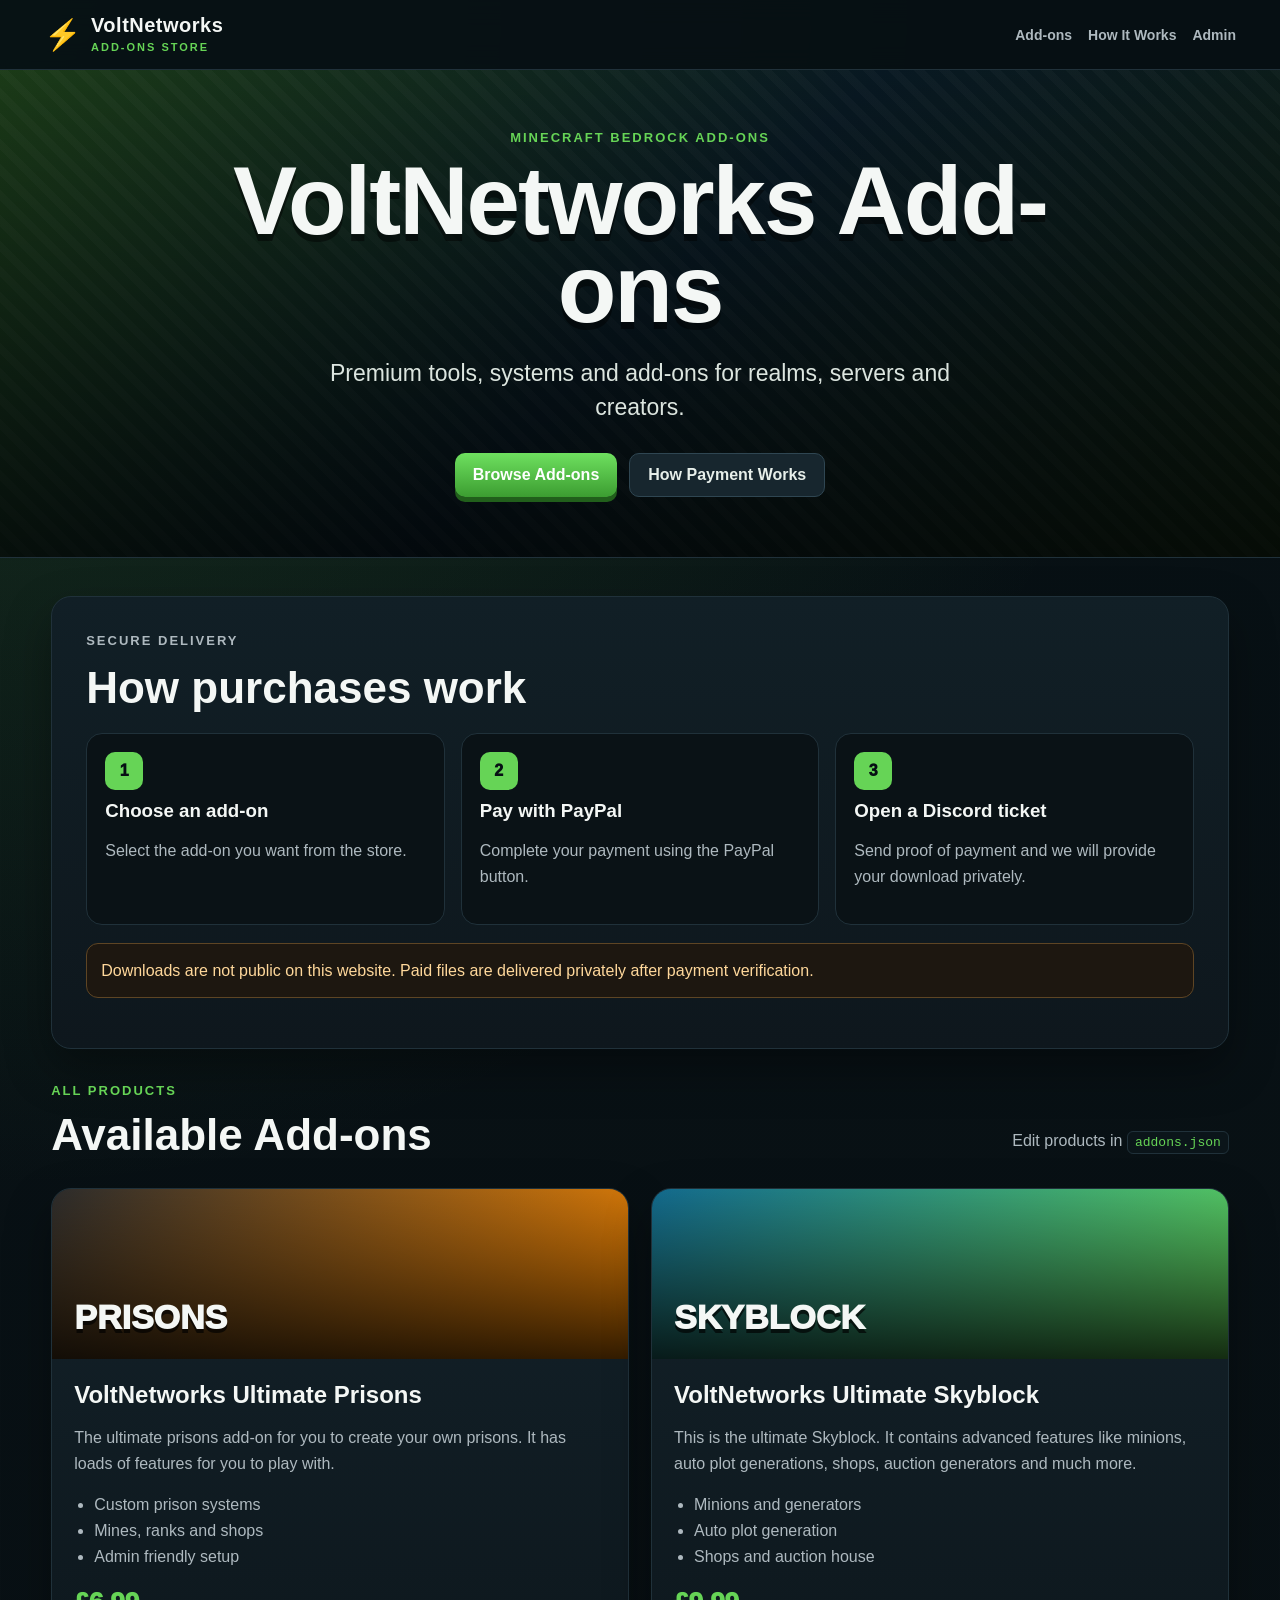
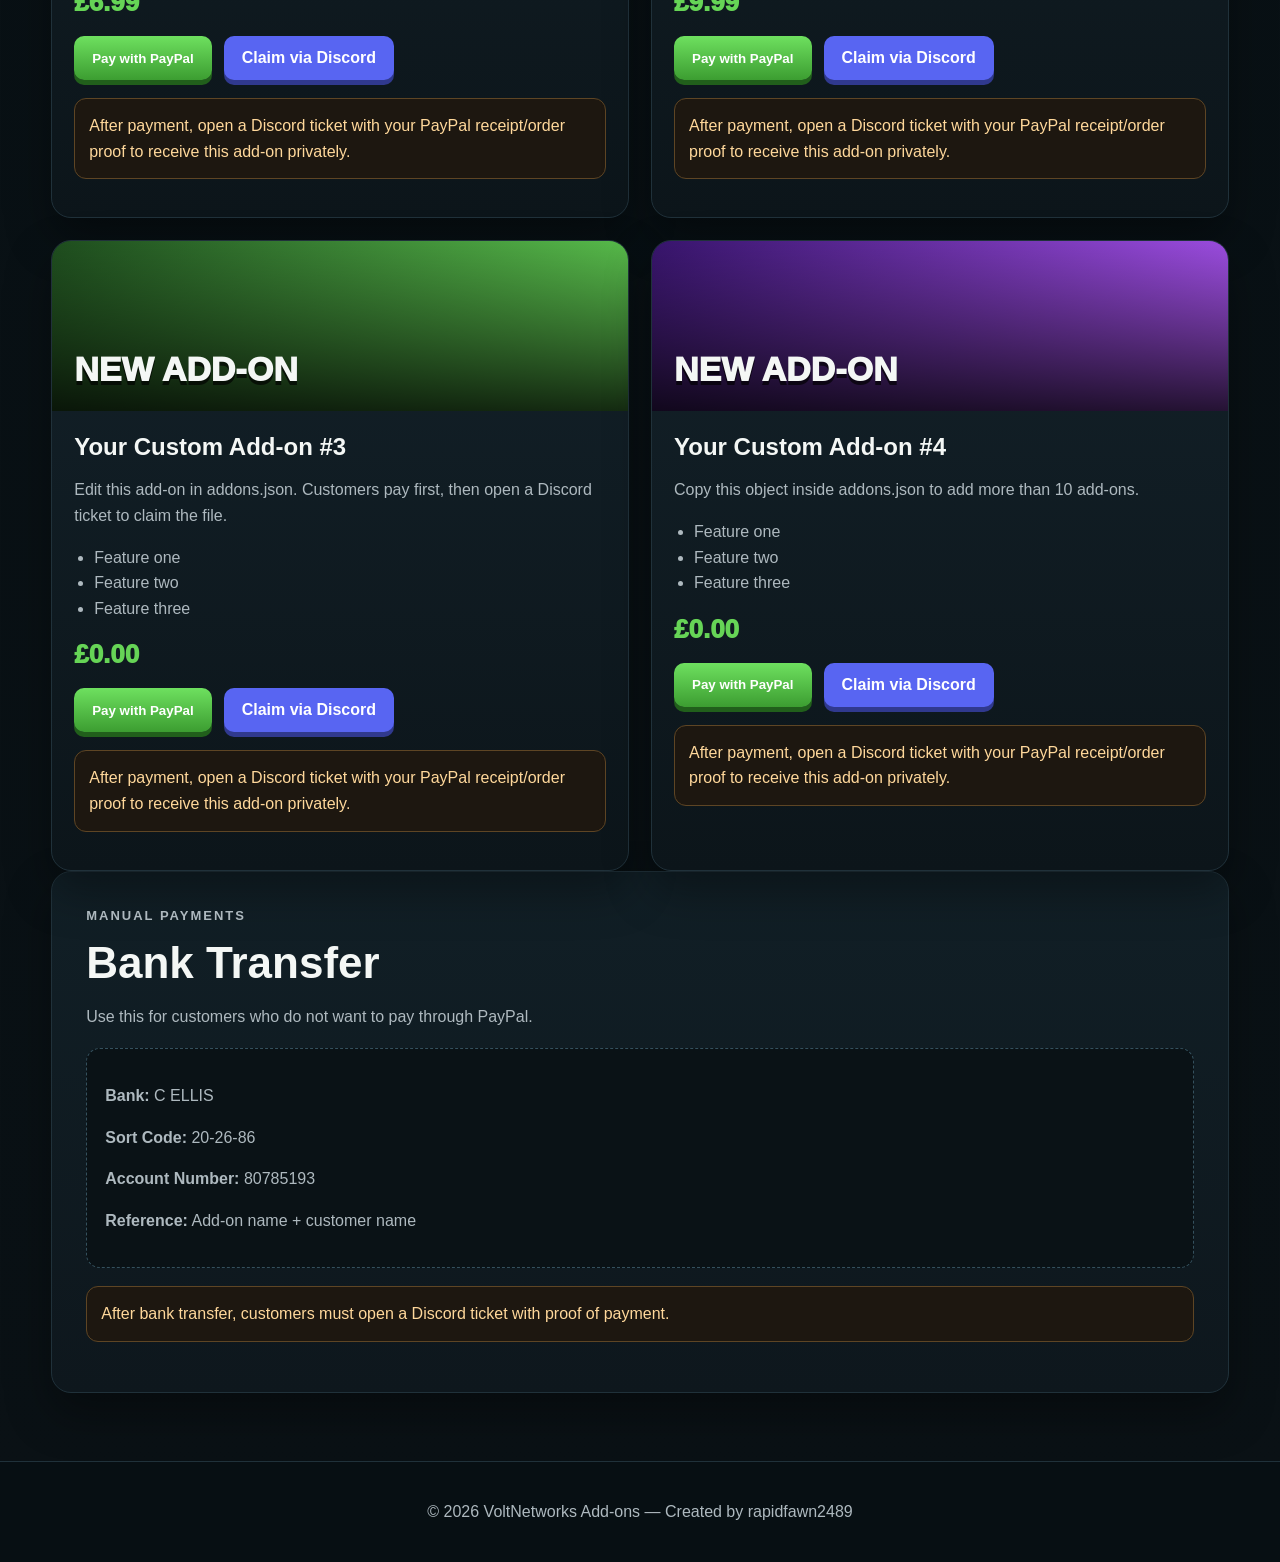
<file: index.html>
<!DOCTYPE html>
<html lang="en">
<head>
  <meta charset="UTF-8" />
  <meta name="viewport" content="width=device-width, initial-scale=1.0" />
  <title>VoltNetworks Add-ons Store</title>
  <link rel="stylesheet" href="style.css" />
</head>
<body>
  <header class="topbar">
    <a class="brand" href="#">
      <span class="brand-icon">⚡</span>
      <span>
        <strong>VoltNetworks</strong>
        <small>Add-ons Store</small>
      </span>
    </a>

    <nav>
      <a href="#addons">Add-ons</a>
      <a href="#how">How It Works</a>
      <a href="admin/index.html">Admin</a>
    </nav>
  </header>

  <section class="hero">
    <div class="hero-inner">
      <p class="eyebrow">Minecraft Bedrock Add-ons</p>
      <h1>VoltNetworks Add-ons</h1>
      <p class="hero-text">Premium tools, systems and add-ons for realms, servers and creators.</p>
      <div class="hero-actions">
        <a href="#addons" class="primary-btn">Browse Add-ons</a>
        <a href="#how" class="secondary-btn">How Payment Works</a>
      </div>
    </div>
  </section>

  <main>
    <section id="how" class="info-panel">
      <p class="eyebrow">Secure Delivery</p>
      <h2>How purchases work</h2>
      <div class="steps">
        <div><span>1</span><h3>Choose an add-on</h3><p>Select the add-on you want from the store.</p></div>
        <div><span>2</span><h3>Pay with PayPal</h3><p>Complete your payment using the PayPal button.</p></div>
        <div><span>3</span><h3>Open a Discord ticket</h3><p>Send proof of payment and we will provide your download privately.</p></div>
      </div>
      <p class="warning">Downloads are not public on this website. Paid files are delivered privately after payment verification.</p>
    </section>

    <section id="addons">
      <div class="section-head">
        <div>
          <p class="eyebrow">All Products</p>
          <h2>Available Add-ons</h2>
        </div>
        <p class="hint">Edit products in <code>addons.json</code></p>
      </div>

      <div id="addonGrid" class="addon-grid"></div>
    </section>

    <section class="payment-panel">
      <div>
        <p class="eyebrow">Manual Payments</p>
        <h2>Bank Transfer</h2>
        <p>Use this for customers who do not want to pay through PayPal.</p>
      </div>

      <div class="bank-box">
        <p><strong>Bank:</strong> C ELLIS</p>
        <p><strong>Sort Code:</strong> 20-26-86</p>
        <p><strong>Account Number:</strong> 80785193</p>
        <p><strong>Reference:</strong> Add-on name + customer name</p>
      </div>

      <p class="warning">After bank transfer, customers must open a Discord ticket with proof of payment.</p>
    </section>
  </main>

  <footer>
    <p>© 2026 VoltNetworks Add-ons — Created by rapidfawn2489</p>
  </footer>

  <script src="script.js"></script>
</body>
</html>
</file>
<file: style.css>
*{box-sizing:border-box}
:root{--bg:#071014;--panel:#0e171d;--panel2:#111f26;--line:#20313a;--green:#66d456;--green2:#3b9d31;--text:#f4f7f5;--muted:#aeb9bf;--shadow:0 20px 45px rgba(0,0,0,.35)}
body{margin:0;background:radial-gradient(circle at top left,rgba(102,212,86,.18),transparent 35%),linear-gradient(180deg,#071014,#0a1115);color:var(--text);font-family:Arial,Helvetica,sans-serif}
a{color:inherit}.topbar{position:sticky;top:0;z-index:10;display:flex;justify-content:space-between;align-items:center;gap:18px;padding:14px clamp(16px,4vw,44px);background:rgba(7,16,20,.92);backdrop-filter:blur(12px);border-bottom:1px solid var(--line)}
.brand{display:flex;align-items:center;gap:10px;text-decoration:none}.brand-icon{font-size:30px;color:var(--green)}.brand strong{display:block;font-size:20px;letter-spacing:.5px}.brand small{color:var(--green);text-transform:uppercase;font-weight:800;letter-spacing:2px;font-size:11px}
nav{display:flex;gap:16px}nav a{color:var(--muted);text-decoration:none;font-weight:800;font-size:14px}nav a:hover{color:var(--green)}
.hero{min-height:430px;display:grid;place-items:center;text-align:center;padding:60px 18px;background:linear-gradient(rgba(0,0,0,.25),rgba(0,0,0,.72)),repeating-linear-gradient(45deg,rgba(255,255,255,.03) 0 8px,transparent 8px 18px),linear-gradient(135deg,#244e1f,#0b202d 50%,#152b16);border-bottom:1px solid var(--line)}
.hero-inner{max-width:860px}.eyebrow{color:var(--green);font-weight:900;text-transform:uppercase;letter-spacing:2px;font-size:13px;margin:0 0 12px}.hero h1{margin:0;font-size:clamp(42px,9vw,96px);line-height:.92;letter-spacing:-2px;text-shadow:0 7px 0 rgba(0,0,0,.45)}
.hero-text{color:#dce5df;max-width:660px;margin:22px auto 28px;font-size:clamp(17px,3vw,23px);line-height:1.5}.hero-actions{display:flex;justify-content:center;gap:12px;flex-wrap:wrap}
.primary-btn,.secondary-btn,.card-actions button,.card-actions a,.admin-btn{border:0;border-radius:10px;padding:12px 18px;font-weight:900;cursor:pointer;text-decoration:none;display:inline-flex;justify-content:center;align-items:center;min-height:44px}
.primary-btn,.card-actions button,.admin-btn{background:linear-gradient(#6ee05f,#3c9d31);color:white;box-shadow:0 5px 0 #215f1b}.secondary-btn,.card-actions a{background:#17262e;border:1px solid #2f4652;color:#e7efea}.discord-btn{background:#5865f2!important;box-shadow:0 5px 0 #30398e!important;color:white!important;border:0!important}
main{width:min(1180px,92%);margin:0 auto;padding:38px 0}.info-panel,.payment-panel{background:linear-gradient(180deg,var(--panel2),var(--panel));border:1px solid var(--line);border-radius:20px;padding:clamp(22px,4vw,34px);box-shadow:var(--shadow);margin-bottom:30px}
.info-panel h2,.section-head h2,.payment-panel h2{margin:0 0 10px;font-size:clamp(28px,5vw,44px)}.info-panel p,.payment-panel p,.addon-card p,.addon-card li,.hint{color:var(--muted);line-height:1.6}
.steps{display:grid;grid-template-columns:repeat(3,1fr);gap:16px;margin-top:20px}.steps div{background:#0a1216;border:1px solid var(--line);border-radius:16px;padding:18px}.steps span{display:grid;place-items:center;width:38px;height:38px;background:var(--green);color:#071014;font-weight:1000;border-radius:10px;margin-bottom:10px}.steps h3{margin:0 0 8px}
.warning{margin-top:18px!important;background:#1d1710;border:1px solid #5e4524;color:#ffd89b!important;border-radius:12px;padding:14px}.section-head{display:flex;justify-content:space-between;gap:20px;align-items:end;margin:34px 0 18px}.hint code{color:var(--green);background:#0b151a;border:1px solid var(--line);padding:3px 7px;border-radius:6px}
.addon-grid{display:grid;grid-template-columns:repeat(2,minmax(0,1fr));gap:22px}.addon-card{overflow:hidden;border:1px solid var(--line);border-radius:20px;background:linear-gradient(180deg,#132129,#0c151a);box-shadow:var(--shadow)}
.card-banner{min-height:170px;padding:22px;display:flex;align-items:end;background:linear-gradient(180deg,transparent,rgba(0,0,0,.8)),linear-gradient(135deg,#243c28,#101a20)}.card-banner.orange{background:linear-gradient(180deg,transparent,rgba(0,0,0,.8)),linear-gradient(135deg,#2b2b2b,#ff8b00)}.card-banner.blue{background:linear-gradient(180deg,transparent,rgba(0,0,0,.8)),linear-gradient(135deg,#12698d,#63d957)}.card-banner.green{background:linear-gradient(180deg,transparent,rgba(0,0,0,.8)),linear-gradient(135deg,#1e4d1e,#67d957)}.card-banner.purple{background:linear-gradient(180deg,transparent,rgba(0,0,0,.8)),linear-gradient(135deg,#37146c,#b75cff)}
.card-banner span{font-size:34px;font-weight:1000;text-transform:uppercase;text-shadow:0 4px 0 rgba(0,0,0,.65)}.card-body{padding:22px}.card-body h3{margin:0 0 10px;font-size:24px}.card-body ul{padding-left:20px}.price{color:var(--green);font-size:26px;font-weight:1000;margin:18px 0}.card-actions{display:flex;gap:12px;flex-wrap:wrap}.card-actions form{margin:0}
.bank-box{background:#0a1216;border:1px dashed #34505d;border-radius:14px;padding:18px;margin-top:18px}footer{text-align:center;color:var(--muted);padding:25px 15px;border-top:1px solid var(--line);background:#070f13}
.admin-wrap{width:min(960px,92%);margin:0 auto;padding:32px 0}.admin-panel{background:linear-gradient(180deg,var(--panel2),var(--panel));border:1px solid var(--line);border-radius:20px;padding:24px;box-shadow:var(--shadow)}.admin-panel textarea{width:100%;min-height:420px;background:#071014;color:#e8f5e9;border:1px solid #2e4652;border-radius:12px;padding:14px;font-family:monospace;font-size:13px}.admin-note{border-left:4px solid var(--green);padding:12px 14px;background:#0a1317;color:var(--muted);margin:18px 0;line-height:1.6}
@media(max-width:760px){.topbar{align-items:flex-start;flex-direction:column}nav{width:100%;justify-content:space-between}.hero{min-height:330px;padding:44px 16px}.hero h1{font-size:44px;letter-spacing:-1px}.section-head{display:block}.addon-grid,.steps{grid-template-columns:1fr}.card-banner{min-height:135px}.card-banner span{font-size:27px}.card-actions{flex-direction:column}.card-actions button,.card-actions a{width:100%}}
</file>
